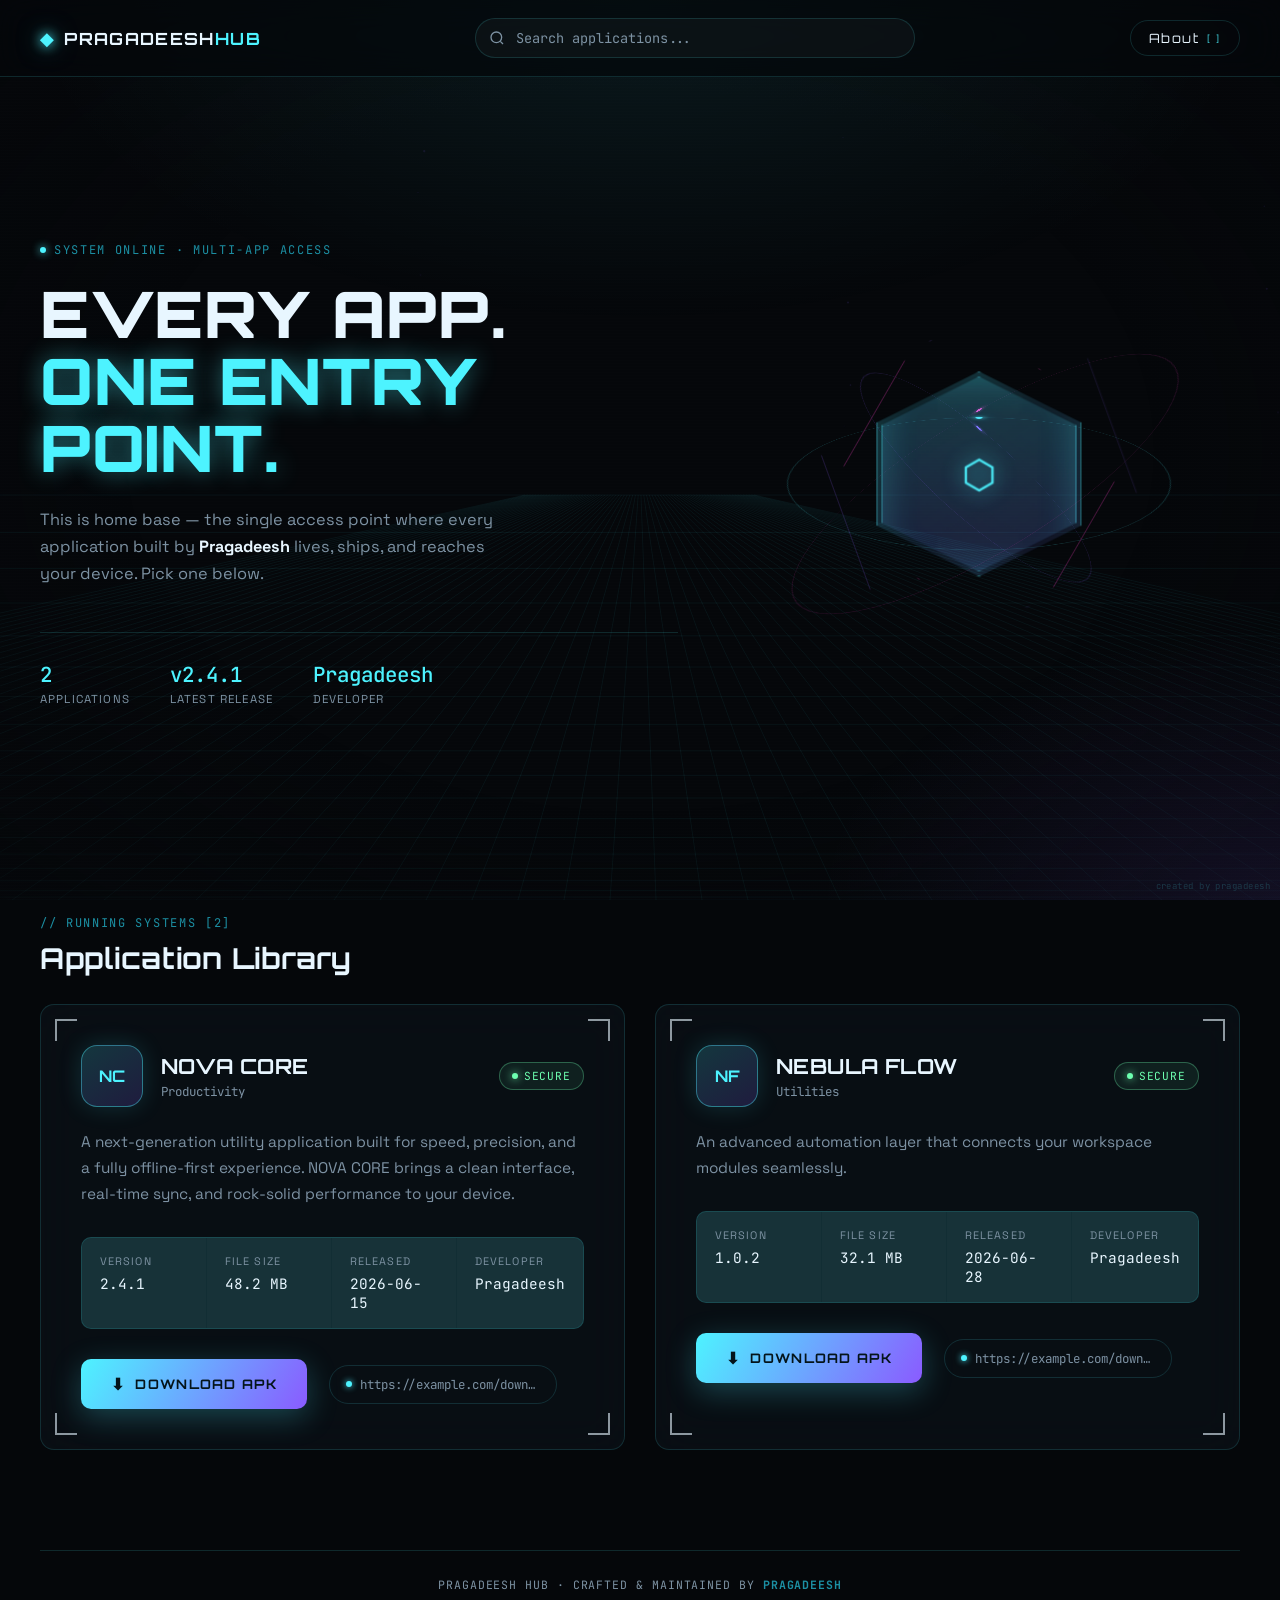
<file: index.html>
<!DOCTYPE html>
<html lang="en">
<head>
<meta charset="UTF-8">
<meta name="viewport" content="width=device-width, initial-scale=1.0">
<title>PRAGADEESH HUB // Application Access Point</title>
<link rel="preconnect" href="https://fonts.googleapis.com">
<link href="https://fonts.googleapis.com/css2?family=Orbitron:wght@500;700;900&family=Space+Grotesk:wght@400;500;600&family=JetBrains+Mono:wght@400;500&display=swap" rel="stylesheet">
<link rel="stylesheet" href="style.css">
</head>
<body>

<canvas id="grid-canvas"></canvas>
<div class="scanline"></div>
<div class="vignette"></div>

<header class="topbar">
  <div class="brand">
    <span class="brand-mark">◆</span>
    <span class="brand-text">PRAGADEESH<span class="brand-accent">HUB</span></span>
  </div>

  <div class="searchwrap">
    <svg class="search-icon" viewBox="0 0 24 24" width="16" height="16"><path fill="none" stroke="currentColor" stroke-width="2" d="M11 19a8 8 0 100-16 8 8 0 000 16zM21 21l-4.35-4.35"/></svg>
    <input id="search-input" type="text" placeholder="Search applications..." autocomplete="off">
    <span class="search-glow"></span>
  </div>

  <nav class="nav">
    <a href="about.html" class="nav-link">
      <span class="nav-link-text">About</span>
      <span class="nav-link-bracket">[ ]</span>
    </a>
  </nav>
</header>

<main>

  <section class="hero" id="hero">
    <div class="hero-left">
      <p class="eyebrow"><span class="eyebrow-dot"></span> SYSTEM ONLINE · MULTI-APP ACCESS</p>
      <h1 class="hero-title">
        <span class="line">EVERY APP.</span>
        <span class="line accent-text" data-text="ONE ENTRY POINT.">ONE ENTRY POINT.</span>
      </h1>
      <p class="hero-sub">This is home base — the single access point where every application built by <strong>Pragadeesh</strong> lives, ships, and reaches your device. Pick one below.</p>

      <div class="hero-stats">
        <div class="stat">
          <span class="stat-num" id="stat-count">—</span>
          <span class="stat-label">Applications</span>
        </div>
        <div class="stat">
          <span class="stat-num" id="stat-latest">—</span>
          <span class="stat-label">Latest Release</span>
        </div>
        <div class="stat">
          <span class="stat-num" id="stat-dev">—</span>
          <span class="stat-label">Developer</span>
        </div>
      </div>
    </div>

    <div class="hero-right">
      <div class="core-stage" id="core-stage">
        <div class="core-orbit orbit-1"><span class="orbit-node"></span></div>
        <div class="core-orbit orbit-2"><span class="orbit-node"></span></div>
        <div class="core-orbit orbit-3"><span class="orbit-node"></span></div>

        <div class="core-hex" id="core-hex">
          <div class="hex-face face-front"></div>
          <div class="hex-face face-back"></div>
          <div class="hex-ring"></div>
          <div class="hex-ring ring-2"></div>
          <span class="hex-glyph">⬡</span>
        </div>
      </div>
    </div>
  </section>

  <section class="app-section" id="app-section">
    <div class="section-heading">
      <span class="heading-index" id="heading-index">// LOADING APPLICATIONS</span>
      <h2>Application Library</h2>
    </div>

    <div class="app-grid" id="app-grid">
      <!-- app cards injected here by script.js -->
    </div>

    <p class="no-apps-msg" id="no-apps-msg" hidden>No applications match your search.</p>
  </section>

  <section class="footer-strip">
    <p>PRAGADEESH HUB · CRAFTED &amp; MAINTAINED BY <strong>PRAGADEESH</strong></p>
  </section>

</main>

<div class="wm" aria-hidden="true">created by pragadeesh</div>

<script src="script.js"></script>
</body>
</html>
</file>
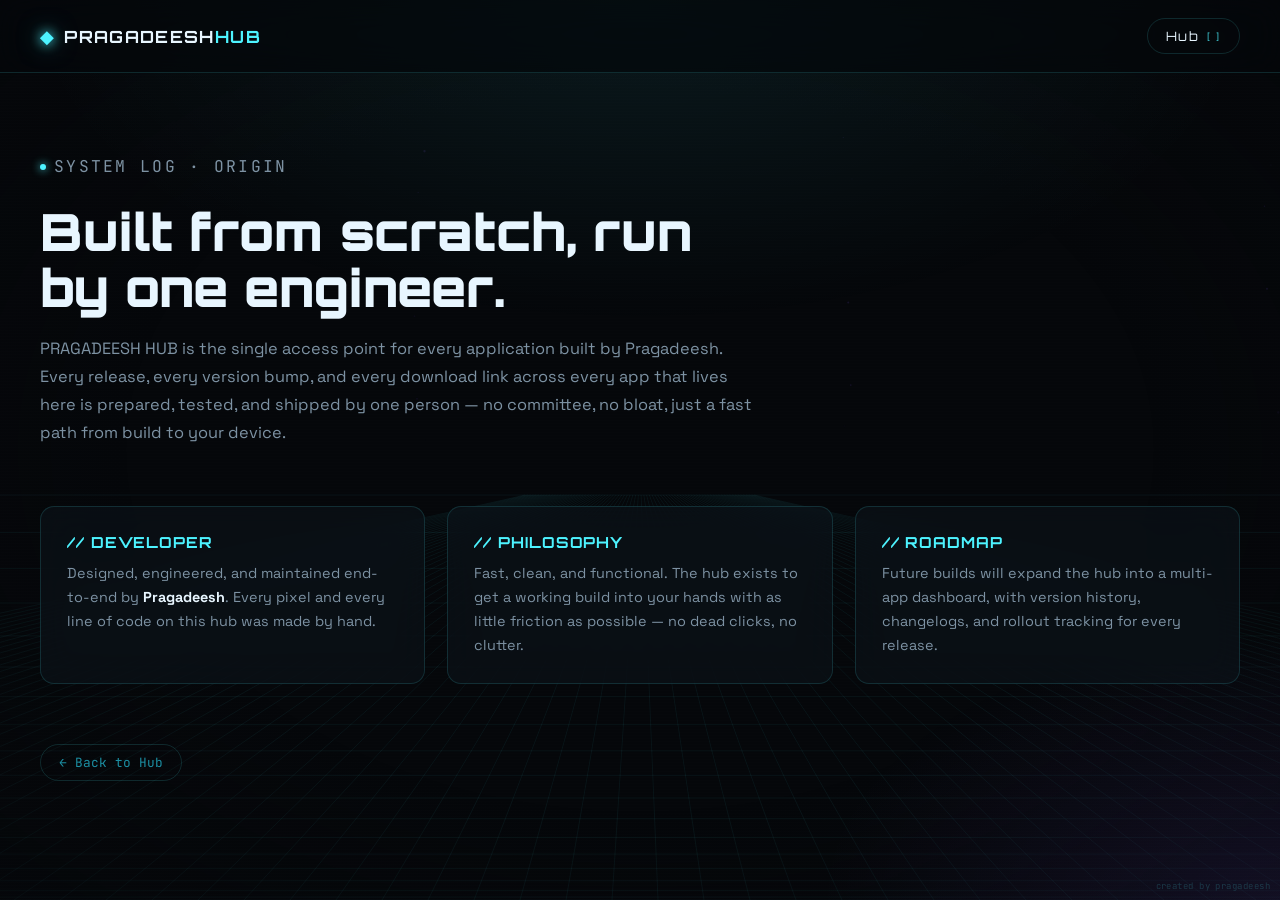
<file: about.html>
<!DOCTYPE html>
<html lang="en">
<head>
<meta charset="UTF-8">
<meta name="viewport" content="width=device-width, initial-scale=1.0">
<title>About // PRAGADEESH HUB</title>
<link rel="preconnect" href="https://fonts.googleapis.com">
<link href="https://fonts.googleapis.com/css2?family=Orbitron:wght@500;700;900&family=Space+Grotesk:wght@400;500;600&family=JetBrains+Mono:wght@400;500&display=swap" rel="stylesheet">
<link rel="stylesheet" href="style.css">
<style>
  .about-main{ padding-top: 60px; padding-bottom: 100px; }
  .about-hero{ max-width: 720px; margin-bottom: 60px; }
  .about-hero h1{
    font-family: var(--font-display);
    font-weight: 900;
    font-size: clamp(2rem, 4vw, 3.2rem);
    line-height: 1.1;
    margin-top: 14px;
  }
  .about-hero p{
    margin-top: 20px;
    color: var(--ink-dim);
    font-size: 1.02rem;
    line-height: 1.7;
  }
  .about-grid{
    display: grid;
    grid-template-columns: repeat(3, 1fr);
    gap: 22px;
    margin-bottom: 60px;
  }
  .about-card{
    background: var(--glass);
    border: 1px solid var(--line);
    border-radius: var(--radius);
    padding: 26px;
    backdrop-filter: blur(16px);
  }
  .about-card h3{
    font-family: var(--font-display);
    font-size: 0.95rem;
    letter-spacing: 0.06em;
    color: var(--cyan);
    margin-bottom: 10px;
  }
  .about-card p{
    color: var(--ink-dim);
    font-size: 0.9rem;
    line-height: 1.65;
  }
  .back-link{
    display: inline-flex; align-items: center; gap: 8px;
    font-family: var(--font-mono);
    font-size: 0.8rem;
    color: var(--cyan-dim);
    text-decoration: none;
    border: 1px solid var(--line);
    padding: 9px 18px;
    border-radius: 999px;
    transition: border-color 0.2s ease, color 0.2s ease;
  }
  .back-link:hover{ border-color: var(--cyan); color: var(--cyan); }
  @media (max-width: 800px){
    .about-grid{ grid-template-columns: 1fr; }
  }
</style>
</head>
<body>

<canvas id="grid-canvas"></canvas>
<div class="scanline"></div>
<div class="vignette"></div>

<header class="topbar">
  <div class="brand">
    <span class="brand-mark">◆</span>
    <span class="brand-text">PRAGADEESH<span class="brand-accent">HUB</span></span>
  </div>
  <nav class="nav">
    <a href="index.html" class="nav-link">
      <span class="nav-link-text">Hub</span>
      <span class="nav-link-bracket">[ ]</span>
    </a>
  </nav>
</header>

<main class="about-main">
  <section class="about-hero">
    <p class="eyebrow"><span class="eyebrow-dot"></span> SYSTEM LOG · ORIGIN</p>
    <h1>Built from scratch, run by one engineer.</h1>
    <p>PRAGADEESH HUB is the single access point for every application built by Pragadeesh. Every release, every version bump, and every download link across every app that lives here is prepared, tested, and shipped by one person — no committee, no bloat, just a fast path from build to your device.</p>
  </section>

  <section class="about-grid">
    <div class="about-card">
      <h3>// DEVELOPER</h3>
      <p>Designed, engineered, and maintained end-to-end by <strong style="color:var(--ink)">Pragadeesh</strong>. Every pixel and every line of code on this hub was made by hand.</p>
    </div>
    <div class="about-card">
      <h3>// PHILOSOPHY</h3>
      <p>Fast, clean, and functional. The hub exists to get a working build into your hands with as little friction as possible — no dead clicks, no clutter.</p>
    </div>
    <div class="about-card">
      <h3>// ROADMAP</h3>
      <p>Future builds will expand the hub into a multi-app dashboard, with version history, changelogs, and rollout tracking for every release.</p>
    </div>
  </section>

  <a href="index.html" class="back-link">← Back to Hub</a>
</main>

<div class="wm" aria-hidden="true">created by pragadeesh</div>

<script src="script.js"></script>
</body>
</html>
</file>
<file: style.css>
/* ============ TOKENS ============ */
:root{
  --bg: #05070a;
  --bg-2: #0a0f16;
  --cyan: #4df3ff;
  --cyan-dim: #1c8fa3;
  --violet: #8a5bff;
  --magenta: #ff3ec8;
  --ink: #e8f6ff;
  --ink-dim: #7d92a3;
  --line: rgba(77, 243, 255, 0.14);
  --glass: rgba(13, 20, 28, 0.55);
  --radius: 14px;
  --font-display: 'Orbitron', sans-serif;
  --font-body: 'Space Grotesk', sans-serif;
  --font-mono: 'JetBrains Mono', monospace;
}

*{margin:0;padding:0;box-sizing:border-box;}

html{scroll-behavior:smooth;}

body{
  background: var(--bg);
  color: var(--ink);
  font-family: var(--font-body);
  overflow-x: hidden;
  min-height: 100vh;
  position: relative;
}

@media (prefers-reduced-motion: reduce){
  *{animation-duration: 0.01ms !important; animation-iteration-count: 1 !important; transition-duration: 0.01ms !important;}
}

::selection{ background: var(--cyan); color: #001014; }

/* ============ BACKDROP LAYERS ============ */
#grid-canvas{
  position: fixed; inset: 0; width: 100%; height: 100%;
  z-index: 0; opacity: 0.55;
}

.vignette{
  position: fixed; inset: 0; z-index: 1; pointer-events: none;
  background:
    radial-gradient(ellipse 80% 60% at 50% 0%, rgba(77,243,255,0.08), transparent 60%),
    radial-gradient(ellipse 60% 50% at 100% 100%, rgba(138,91,255,0.10), transparent 60%),
    radial-gradient(ellipse 100% 100% at 50% 50%, transparent 40%, var(--bg) 100%);
}

.scanline{
  position: fixed; inset: 0; z-index: 2; pointer-events: none;
  background: repeating-linear-gradient(
    to bottom,
    rgba(255,255,255,0.015) 0px,
    rgba(255,255,255,0.015) 1px,
    transparent 1px,
    transparent 3px
  );
  mix-blend-mode: overlay;
}

/* ============ TOPBAR ============ */
.topbar{
  position: sticky; top: 0; z-index: 50;
  display: flex; align-items: center; justify-content: space-between;
  gap: 24px;
  padding: 18px 40px;
  background: rgba(5,7,10,0.72);
  backdrop-filter: blur(16px) saturate(140%);
  border-bottom: 1px solid var(--line);
}

.brand{
  display: flex; align-items: center; gap: 10px;
  font-family: var(--font-display);
  font-weight: 700;
  font-size: 1.05rem;
  letter-spacing: 0.08em;
  white-space: nowrap;
}
.brand-mark{
  color: var(--cyan);
  text-shadow: 0 0 12px var(--cyan), 0 0 24px rgba(77,243,255,0.5);
  animation: pulse-mark 3s ease-in-out infinite;
}
@keyframes pulse-mark{
  0%,100%{ opacity: 1; }
  50%{ opacity: 0.5; }
}
.brand-accent{ color: var(--cyan); }

.searchwrap{
  position: relative;
  flex: 1;
  max-width: 440px;
  display: flex;
  align-items: center;
}
.search-icon{
  position: absolute; left: 14px;
  color: var(--ink-dim);
  pointer-events: none;
  z-index: 2;
}
#search-input{
  width: 100%;
  background: rgba(255,255,255,0.03);
  border: 1px solid var(--line);
  border-radius: 999px;
  padding: 10px 16px 10px 40px;
  color: var(--ink);
  font-family: var(--font-mono);
  font-size: 0.85rem;
  outline: none;
  transition: border-color 0.25s ease, background 0.25s ease;
}
#search-input::placeholder{ color: var(--ink-dim); }
#search-input:focus{
  border-color: var(--cyan);
  background: rgba(77,243,255,0.05);
}
.search-glow{
  position: absolute; inset: -1px;
  border-radius: 999px;
  pointer-events: none;
  opacity: 0;
  box-shadow: 0 0 0 1px var(--cyan), 0 0 18px rgba(77,243,255,0.35);
  transition: opacity 0.25s ease;
}
#search-input:focus ~ .search-glow{ opacity: 1; }

.nav-link{
  display: flex; align-items: center; gap: 8px;
  text-decoration: none;
  color: var(--ink);
  font-family: var(--font-display);
  font-size: 0.8rem;
  letter-spacing: 0.12em;
  padding: 9px 18px;
  border: 1px solid var(--line);
  border-radius: 999px;
  position: relative;
  overflow: hidden;
  transition: border-color 0.25s ease, color 0.25s ease;
}
.nav-link-bracket{ color: var(--cyan); font-size: 0.75rem; opacity: 0.7; }
.nav-link::before{
  content: '';
  position: absolute; inset: 0;
  background: linear-gradient(90deg, transparent, rgba(77,243,255,0.18), transparent);
  transform: translateX(-100%);
  transition: transform 0.5s ease;
}
.nav-link:hover{ border-color: var(--cyan); color: var(--cyan); }
.nav-link:hover::before{ transform: translateX(100%); }

/* ============ LAYOUT ============ */
main{
  position: relative; z-index: 5;
  max-width: 1280px;
  margin: 0 auto;
  padding: 0 40px;
}

/* ============ HERO ============ */
.hero{
  display: grid;
  grid-template-columns: 1.1fr 0.9fr;
  align-items: center;
  gap: 40px;
  min-height: 86vh;
  padding: 60px 0 40px;
}

.eyebrow{
  display: flex; align-items: center; gap: 8px;
  font-family: var(--font-mono);
  font-size: 0.75rem;
  letter-spacing: 0.14em;
  color: var(--cyan-dim);
  margin-bottom: 22px;
}
.eyebrow-dot{
  width: 6px; height: 6px; border-radius: 50%;
  background: var(--cyan);
  box-shadow: 0 0 8px var(--cyan);
  animation: pulse-mark 2s ease-in-out infinite;
}

.hero-title{
  font-family: var(--font-display);
  font-weight: 900;
  font-size: clamp(2.4rem, 5vw, 4.2rem);
  line-height: 1.05;
  letter-spacing: 0.01em;
}
.hero-title .line{ display: block; }
.accent-text{
  position: relative;
  color: var(--cyan);
  text-shadow: 0 0 24px rgba(77,243,255,0.45);
}

.hero-sub{
  margin-top: 26px;
  max-width: 480px;
  font-size: 1.02rem;
  line-height: 1.65;
  color: var(--ink-dim);
}
.hero-sub strong{ color: var(--ink); }

.hero-stats{
  display: flex;
  gap: 40px;
  margin-top: 44px;
  padding-top: 28px;
  border-top: 1px solid var(--line);
}
.stat{ display: flex; flex-direction: column; gap: 4px; }
.stat-num{
  font-family: var(--font-mono);
  font-size: 1.3rem;
  font-weight: 500;
  color: var(--cyan);
}
.stat-label{
  font-size: 0.72rem;
  letter-spacing: 0.1em;
  text-transform: uppercase;
  color: var(--ink-dim);
}

/* ============ 3D CORE ============ */
.hero-right{
  display: flex; align-items: center; justify-content: center;
  perspective: 1200px;
}
.core-stage{
  position: relative;
  width: 380px; height: 380px;
  transform-style: preserve-3d;
}

.core-orbit{
  position: absolute; inset: 0;
  border: 1px solid rgba(77,243,255,0.18);
  border-radius: 50%;
  transform-style: preserve-3d;
}
.orbit-1{ animation: spin-orbit 12s linear infinite; transform: rotateX(70deg) rotateZ(0deg); }
.orbit-2{ animation: spin-orbit-rev 18s linear infinite; transform: rotateX(70deg) rotateY(40deg); inset: 40px; border-color: rgba(138,91,255,0.18); }
.orbit-3{ animation: spin-orbit 26s linear infinite; transform: rotateX(70deg) rotateY(-30deg); inset: -30px; border-color: rgba(255,62,200,0.14); }

@keyframes spin-orbit{ to{ transform: rotateX(70deg) rotateZ(360deg); } }
@keyframes spin-orbit-rev{ to{ transform: rotateX(70deg) rotateY(40deg) rotateZ(-360deg); } }

.orbit-node{
  position: absolute; top: -4px; left: 50%;
  width: 8px; height: 8px; margin-left: -4px;
  border-radius: 50%;
  background: var(--cyan);
  box-shadow: 0 0 10px var(--cyan), 0 0 20px rgba(77,243,255,0.6);
}
.orbit-2 .orbit-node{ background: var(--violet); box-shadow: 0 0 10px var(--violet); }
.orbit-3 .orbit-node{ background: var(--magenta); box-shadow: 0 0 10px var(--magenta); }

.core-hex{
  position: absolute; top: 50%; left: 50%;
  width: 200px; height: 200px;
  margin: -100px 0 0 -100px;
  transform-style: preserve-3d;
  animation: hex-spin 14s linear infinite;
  will-change: transform;
}
@keyframes hex-spin{
  from{ transform: rotateY(0deg) rotateX(8deg); }
  to{ transform: rotateY(360deg) rotateX(8deg); }
}

.hex-face{
  position: absolute; inset: 0;
  clip-path: polygon(50% 0%, 100% 25%, 100% 75%, 50% 100%, 0% 75%, 0% 25%);
  background: linear-gradient(150deg, rgba(77,243,255,0.14), rgba(138,91,255,0.10));
  border: 1px solid rgba(77,243,255,0.5);
  box-shadow: inset 0 0 40px rgba(77,243,255,0.15), 0 0 40px rgba(77,243,255,0.12);
}
.face-back{ transform: translateZ(-30px) rotateY(180deg); }
.face-front{ transform: translateZ(30px); }

.hex-ring{
  position: absolute; inset: -22px;
  border: 1px solid rgba(255,62,200,0.25);
  clip-path: polygon(50% 0%, 100% 25%, 100% 75%, 50% 100%, 0% 75%, 0% 25%);
  transform: translateZ(-5px) rotateZ(30deg);
}
.ring-2{ inset: -44px; border-color: rgba(138,91,255,0.18); transform: translateZ(-15px) rotateZ(-20deg); }

.hex-glyph{
  position: absolute; top: 50%; left: 50%;
  transform: translate(-50%,-50%) translateZ(50px);
  font-size: 2.4rem;
  color: var(--cyan);
  text-shadow: 0 0 20px var(--cyan);
}

/* ============ SECTION HEADING ============ */
.section-heading{
  margin: 60px 0 28px;
}
.heading-index{
  font-family: var(--font-mono);
  font-size: 0.75rem;
  letter-spacing: 0.14em;
  color: var(--cyan-dim);
}
.section-heading h2{
  font-family: var(--font-display);
  font-size: 1.8rem;
  margin-top: 8px;
  letter-spacing: 0.02em;
}

/* ============ APP CARD ============ */
.app-section{ padding-bottom: 100px; }

.app-card{
  position: relative;
  background: var(--glass);
  backdrop-filter: blur(20px) saturate(140%);
  border: 1px solid var(--line);
  border-radius: var(--radius);
  padding: 40px;
  transform-style: preserve-3d;
  transform: perspective(1000px) rotateX(0deg) rotateY(0deg);
  transition: transform 0.15s ease-out, box-shadow 0.3s ease;
  will-change: transform;
  overflow: hidden;
}
.app-card:hover{
  box-shadow: 0 20px 60px rgba(0,0,0,0.5), 0 0 60px rgba(77,243,255,0.08);
}

.card-shine{
  position: absolute; inset: 0;
  background: radial-gradient(circle 300px at var(--mx,50%) var(--my,50%), rgba(77,243,255,0.10), transparent 60%);
  pointer-events: none;
  transition: opacity 0.3s ease;
  opacity: 0;
}
.app-card:hover .card-shine{ opacity: 1; }

.card-corner{
  position: absolute;
  width: 22px; height: 22px;
  border-color: var(--cyan);
  opacity: 0.6;
}
.card-corner.tl{ top: 14px; left: 14px; border-top: 2px solid; border-left: 2px solid; }
.card-corner.tr{ top: 14px; right: 14px; border-top: 2px solid; border-right: 2px solid; }
.card-corner.bl{ bottom: 14px; left: 14px; border-bottom: 2px solid; border-left: 2px solid; }
.card-corner.br{ bottom: 14px; right: 14px; border-bottom: 2px solid; border-right: 2px solid; }

.card-top{
  display: flex; align-items: center; gap: 18px;
  margin-bottom: 22px;
}
.app-icon{
  width: 62px; height: 62px;
  border-radius: 16px;
  display: flex; align-items: center; justify-content: center;
  background: linear-gradient(145deg, rgba(77,243,255,0.18), rgba(138,91,255,0.18));
  border: 1px solid rgba(77,243,255,0.4);
  font-family: var(--font-display);
  font-weight: 700;
  color: var(--cyan);
  box-shadow: 0 0 24px rgba(77,243,255,0.15);
  flex-shrink: 0;
}
.app-heading{ flex: 1; min-width: 0; }
.app-heading h3{
  font-family: var(--font-display);
  font-size: 1.3rem;
  letter-spacing: 0.02em;
}
.app-category{
  font-family: var(--font-mono);
  font-size: 0.78rem;
  color: var(--ink-dim);
  margin-top: 4px;
}
.status-pill{
  display: flex; align-items: center; gap: 6px;
  font-family: var(--font-mono);
  font-size: 0.7rem;
  letter-spacing: 0.08em;
  color: #6dffb0;
  background: rgba(109,255,176,0.08);
  border: 1px solid rgba(109,255,176,0.3);
  padding: 6px 12px;
  border-radius: 999px;
  white-space: nowrap;
}
.status-dot{
  width: 6px; height: 6px; border-radius: 50%;
  background: #6dffb0;
  box-shadow: 0 0 8px #6dffb0;
}

.app-details{
  color: var(--ink-dim);
  line-height: 1.7;
  font-size: 0.96rem;
  max-width: 640px;
  margin-bottom: 30px;
}

.meta-grid{
  display: grid;
  grid-template-columns: repeat(4, 1fr);
  gap: 1px;
  background: var(--line);
  border: 1px solid var(--line);
  border-radius: 10px;
  overflow: hidden;
  margin-bottom: 30px;
}
.meta-item{
  background: rgba(255,255,255,0.02);
  padding: 16px 18px;
  display: flex; flex-direction: column; gap: 6px;
}
.meta-label{
  font-size: 0.68rem;
  letter-spacing: 0.1em;
  text-transform: uppercase;
  color: var(--ink-dim);
}
.meta-value{
  font-family: var(--font-mono);
  font-size: 0.9rem;
  color: var(--ink);
}

.card-actions{
  display: flex; align-items: center; gap: 22px;
  flex-wrap: wrap;
}

.download-btn{
  position: relative;
  display: inline-flex; align-items: center; gap: 10px;
  padding: 15px 30px;
  background: linear-gradient(120deg, var(--cyan), var(--violet));
  border: none;
  border-radius: 10px;
  font-family: var(--font-display);
  font-weight: 700;
  font-size: 0.82rem;
  letter-spacing: 0.1em;
  color: #04141a;
  cursor: pointer;
  overflow: hidden;
  box-shadow: 0 8px 30px rgba(77,243,255,0.25);
  transition: transform 0.2s ease, box-shadow 0.2s ease;
}
.download-btn:hover{
  transform: translateY(-2px);
  box-shadow: 0 12px 40px rgba(77,243,255,0.4);
}
.download-btn:active{ transform: translateY(0); }
.btn-icon{ font-size: 1rem; transition: transform 0.2s ease; }
.download-btn:hover .btn-icon{ transform: translateY(2px); }
.btn-progress{
  position: absolute; left: 0; top: 0; bottom: 0;
  width: 0%;
  background: rgba(255,255,255,0.25);
  transition: width 1.2s linear;
}
.download-btn.downloading .btn-progress{ width: 100%; }

.url-display{
  display: flex; align-items: center; gap: 8px;
  font-family: var(--font-mono);
  font-size: 0.78rem;
  color: var(--ink-dim);
  padding: 10px 16px;
  border: 1px solid var(--line);
  border-radius: 999px;
  max-width: 100%;
  overflow: hidden;
}
.url-dot{
  width: 6px; height: 6px; border-radius: 50%;
  background: var(--cyan);
  box-shadow: 0 0 6px var(--cyan);
  flex-shrink: 0;
}
#url-text{
  white-space: nowrap; overflow: hidden; text-overflow: ellipsis;
}

/* ============ FOOTER ============ */
.footer-strip{
  border-top: 1px solid var(--line);
  padding: 26px 0 50px;
  text-align: center;
  font-family: var(--font-mono);
  font-size: 0.72rem;
  letter-spacing: 0.08em;
  color: var(--ink-dim);
}
.footer-strip strong{ color: var(--cyan-dim); }

/* ============ WATERMARK ============ */
.wm{
  position: fixed;
  bottom: 8px;
  right: 10px;
  z-index: 999;
  font-family: var(--font-mono);
  font-size: 9px;
  letter-spacing: 0.05em;
  color: rgba(77,243,255,0.18);
  pointer-events: none;
  user-select: none;
}

/* ============ NO RESULTS TOAST ============ */
.no-result-toast{
  position: fixed;
  top: 90px; left: 50%;
  transform: translateX(-50%) translateY(-10px);
  background: rgba(10,15,22,0.9);
  border: 1px solid rgba(255,62,200,0.4);
  color: var(--ink);
  font-family: var(--font-mono);
  font-size: 0.8rem;
  padding: 10px 20px;
  border-radius: 999px;
  z-index: 100;
  opacity: 0;
  transition: opacity 0.25s ease, transform 0.25s ease;
  pointer-events: none;
}
.no-result-toast.show{
  opacity: 1;
  transform: translateX(-50%) translateY(0);
}

/* ============ RESPONSIVE ============ */
@media (max-width: 980px){
  .hero{ grid-template-columns: 1fr; min-height: auto; padding: 40px 0; }
  .hero-right{ order: -1; margin-bottom: 20px; }
  .core-stage{ width: 280px; height: 280px; }
  .topbar{ flex-wrap: wrap; gap: 14px; padding: 16px 20px; }
  .searchwrap{ order: 3; max-width: 100%; }
  main{ padding: 0 20px; }
  .meta-grid{ grid-template-columns: repeat(2, 1fr); }
  .hero-stats{ flex-wrap: wrap; gap: 24px; }
}

@media (max-width: 520px){
  .app-card{ padding: 24px; }
  .card-top{ flex-wrap: wrap; }
}
</file>
